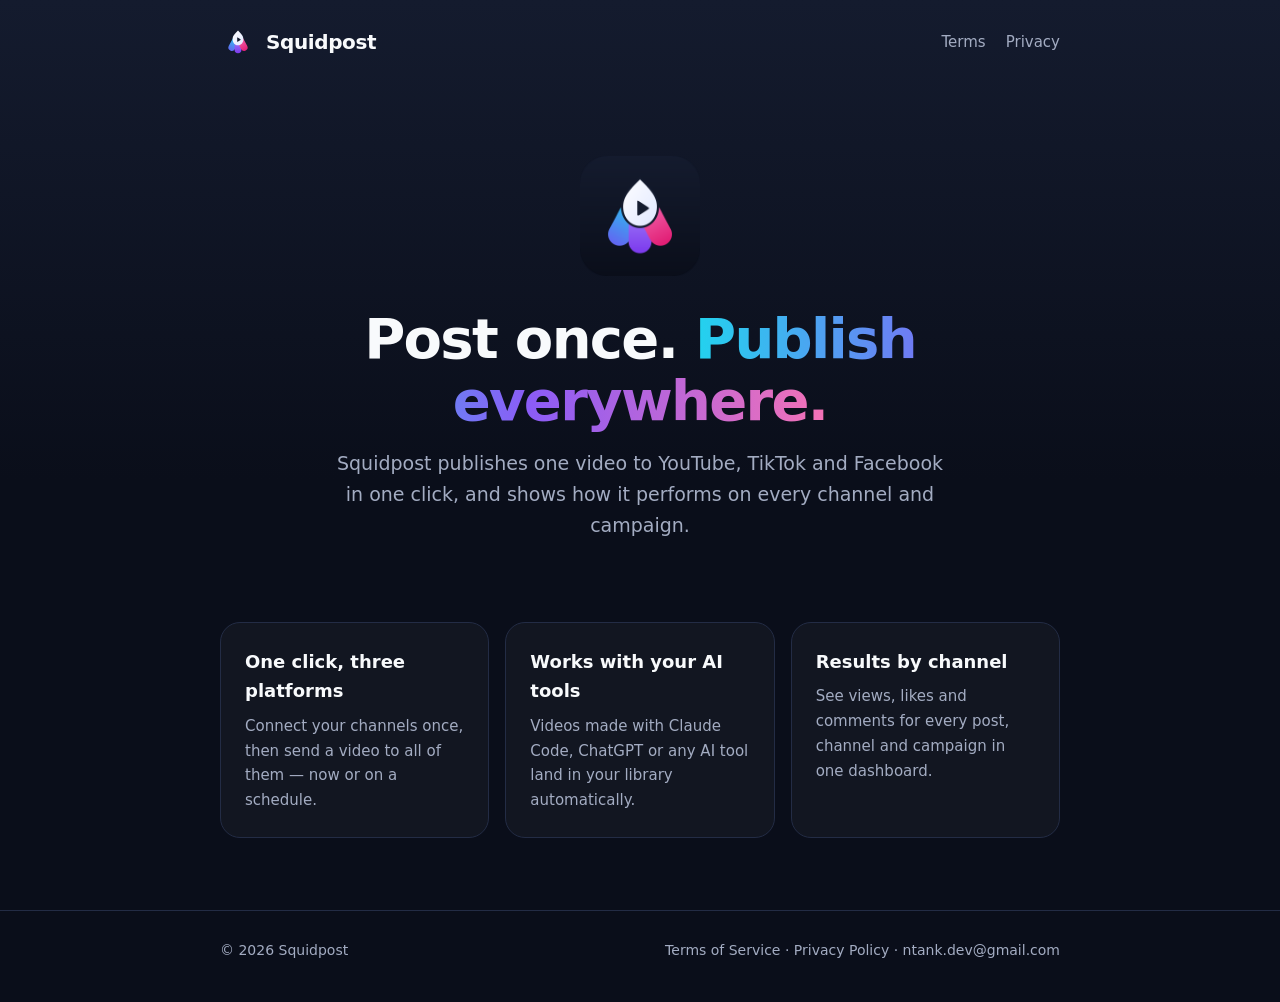
<file: index.html>
<!doctype html>
<html lang="en">
<head>
  <meta charset="utf-8">
  <meta name="viewport" content="width=device-width, initial-scale=1">
  <title>Squidpost — Post once, publish everywhere</title>
  <meta name="description" content="Squidpost publishes one video to YouTube, TikTok and Facebook in one click, and tracks results by channel and campaign.">
  <link rel="icon" href="assets/favicon.ico">
  <link rel="apple-touch-icon" href="assets/apple-touch-icon.png">
  <link rel="stylesheet" href="assets/style.css">
</head>
<body>
  <div class="wrap">
    <header class="nav">
      <a class="brand" href="./"><img src="assets/squidpost-mark.svg" alt="">Squidpost</a>
      <nav class="nav-links"><a href="terms/">Terms</a><a href="privacy/">Privacy</a></nav>
    </header>

    <section class="hero">
      <img src="assets/squidpost-icon-512.png" alt="Squidpost logo">
      <h1>Post once. <span class="grad">Publish everywhere.</span></h1>
      <p>Squidpost publishes one video to YouTube, TikTok and Facebook in one click, and shows how it performs on every channel and campaign.</p>
    </section>

    <section class="features">
      <div class="card"><h3>One click, three platforms</h3><p>Connect your channels once, then send a video to all of them — now or on a schedule.</p></div>
      <div class="card"><h3>Works with your AI tools</h3><p>Videos made with Claude Code, ChatGPT or any AI tool land in your library automatically.</p></div>
      <div class="card"><h3>Results by channel</h3><p>See views, likes and comments for every post, channel and campaign in one dashboard.</p></div>
    </section>
  </div>

  <footer>
    <div class="wrap">
      <span>© 2026 Squidpost</span>
      <span><a href="terms/">Terms of Service</a> · <a href="privacy/">Privacy Policy</a> · <a href="mailto:ntank.dev@gmail.com">ntank.dev@gmail.com</a></span>
    </div>
  </footer>
</body>
</html>
</file>
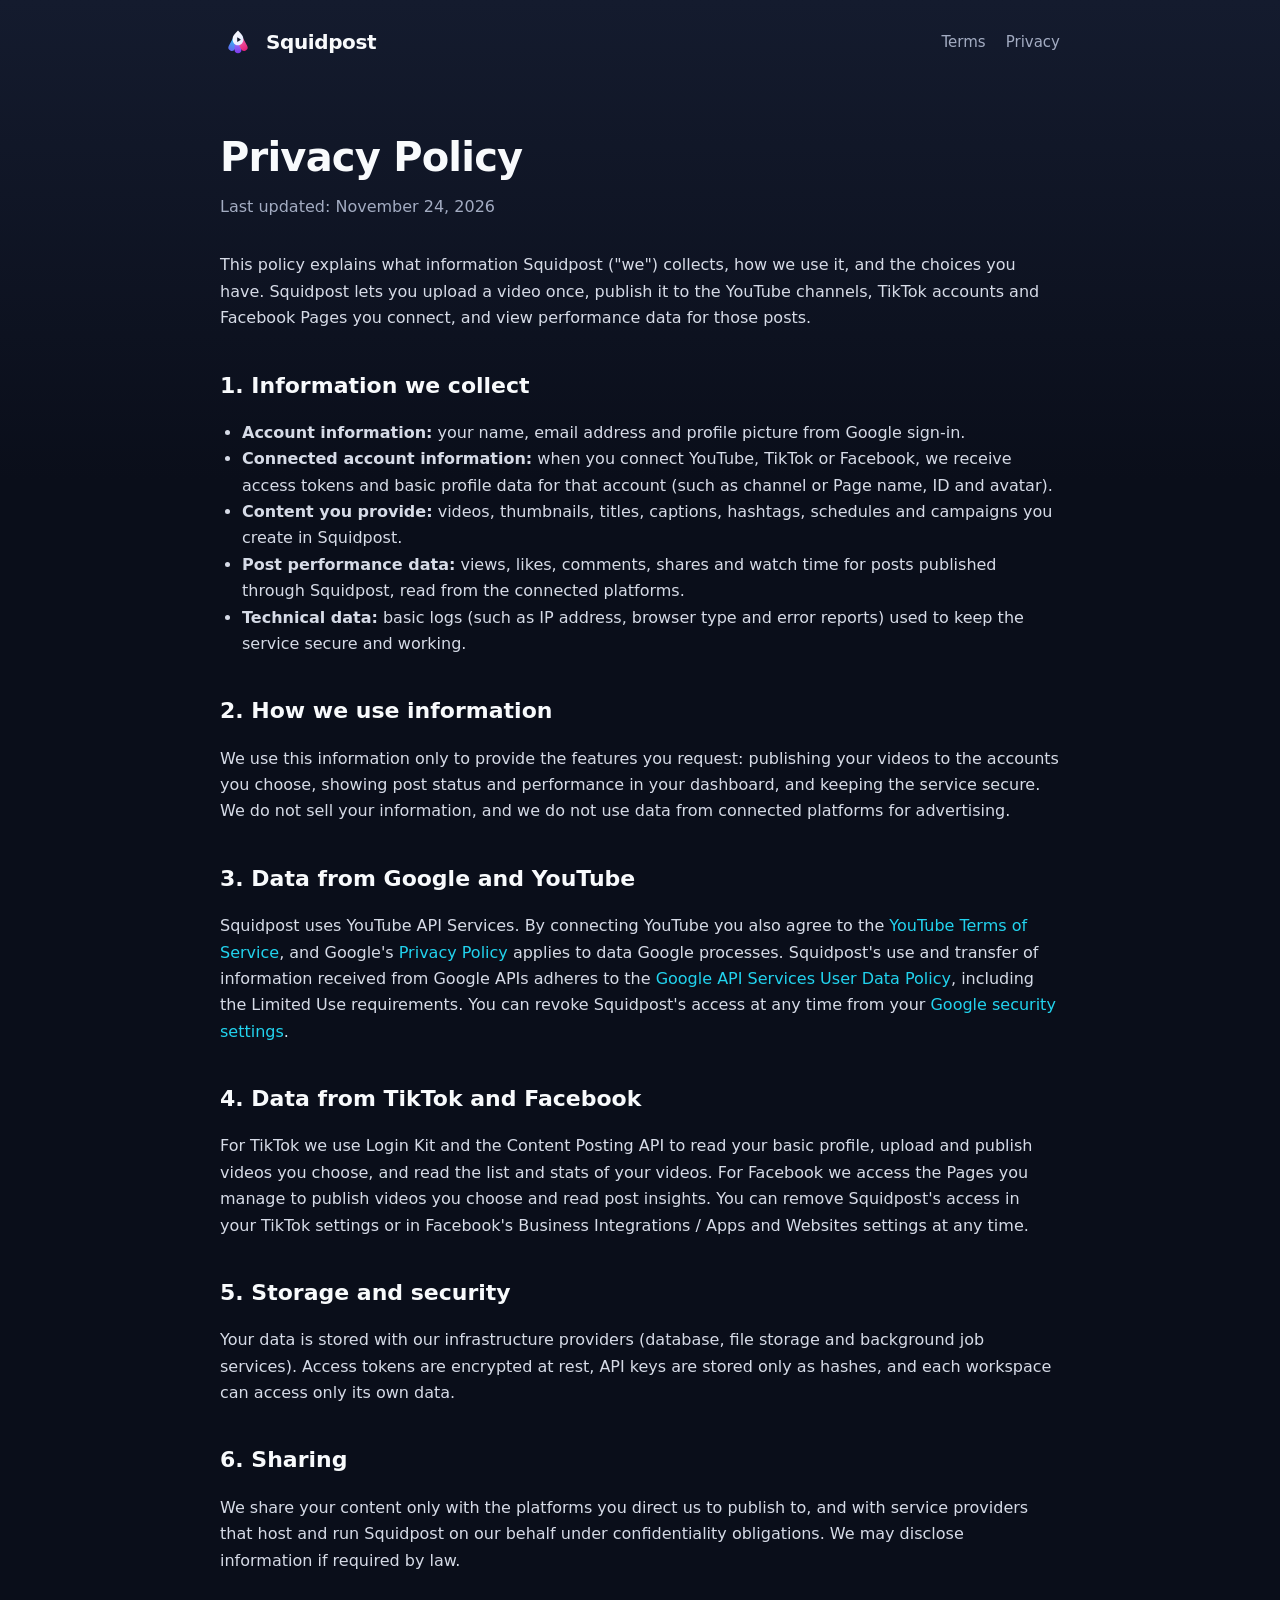
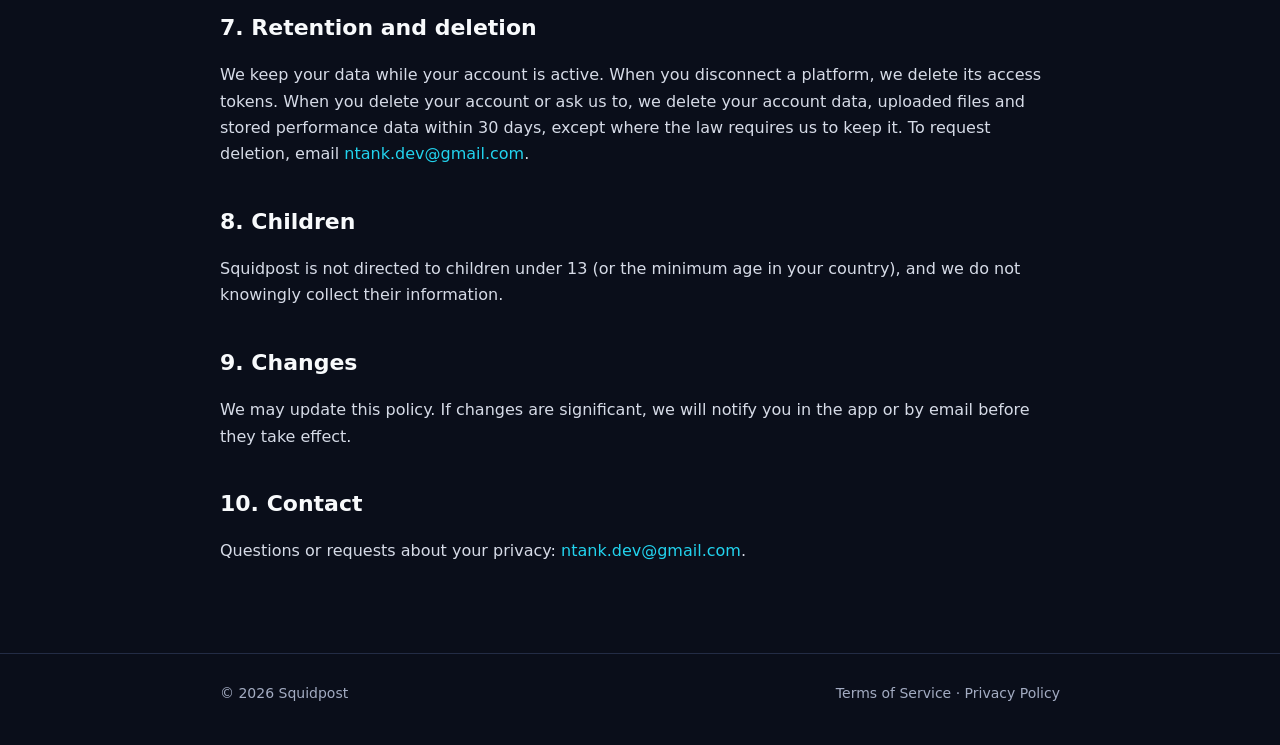
<file: privacy/index.html>
<!doctype html>
<html lang="en">
<head>
  <meta charset="utf-8">
  <meta name="viewport" content="width=device-width, initial-scale=1">
  <title>Privacy Policy — Squidpost</title>
  <link rel="icon" href="../assets/favicon.ico">
  <link rel="stylesheet" href="../assets/style.css">
</head>
<body>
  <div class="wrap">
    <header class="nav">
      <a class="brand" href="../"><img src="../assets/squidpost-mark.svg" alt="">Squidpost</a>
      <nav class="nav-links"><a href="../terms/">Terms</a><a href="../privacy/">Privacy</a></nav>
    </header>

    <main class="doc">
      <h1>Privacy Policy</h1>
      <p class="updated">Last updated: November 24, 2026</p>

      <p>This policy explains what information Squidpost ("we") collects, how we use it, and the choices you have. Squidpost lets you upload a video once, publish it to the YouTube channels, TikTok accounts and Facebook Pages you connect, and view performance data for those posts.</p>

      <h2>1. Information we collect</h2>
      <ul>
        <li><strong>Account information:</strong> your name, email address and profile picture from Google sign-in.</li>
        <li><strong>Connected account information:</strong> when you connect YouTube, TikTok or Facebook, we receive access tokens and basic profile data for that account (such as channel or Page name, ID and avatar).</li>
        <li><strong>Content you provide:</strong> videos, thumbnails, titles, captions, hashtags, schedules and campaigns you create in Squidpost.</li>
        <li><strong>Post performance data:</strong> views, likes, comments, shares and watch time for posts published through Squidpost, read from the connected platforms.</li>
        <li><strong>Technical data:</strong> basic logs (such as IP address, browser type and error reports) used to keep the service secure and working.</li>
      </ul>

      <h2>2. How we use information</h2>
      <p>We use this information only to provide the features you request: publishing your videos to the accounts you choose, showing post status and performance in your dashboard, and keeping the service secure. We do not sell your information, and we do not use data from connected platforms for advertising.</p>

      <h2>3. Data from Google and YouTube</h2>
      <p>Squidpost uses YouTube API Services. By connecting YouTube you also agree to the <a href="https://www.youtube.com/t/terms">YouTube Terms of Service</a>, and Google's <a href="https://policies.google.com/privacy">Privacy Policy</a> applies to data Google processes. Squidpost's use and transfer of information received from Google APIs adheres to the <a href="https://developers.google.com/terms/api-services-user-data-policy">Google API Services User Data Policy</a>, including the Limited Use requirements. You can revoke Squidpost's access at any time from your <a href="https://myaccount.google.com/permissions">Google security settings</a>.</p>

      <h2>4. Data from TikTok and Facebook</h2>
      <p>For TikTok we use Login Kit and the Content Posting API to read your basic profile, upload and publish videos you choose, and read the list and stats of your videos. For Facebook we access the Pages you manage to publish videos you choose and read post insights. You can remove Squidpost's access in your TikTok settings or in Facebook's Business Integrations / Apps and Websites settings at any time.</p>

      <h2>5. Storage and security</h2>
      <p>Your data is stored with our infrastructure providers (database, file storage and background job services). Access tokens are encrypted at rest, API keys are stored only as hashes, and each workspace can access only its own data.</p>

      <h2>6. Sharing</h2>
      <p>We share your content only with the platforms you direct us to publish to, and with service providers that host and run Squidpost on our behalf under confidentiality obligations. We may disclose information if required by law.</p>

      <h2>7. Retention and deletion</h2>
      <p>We keep your data while your account is active. When you disconnect a platform, we delete its access tokens. When you delete your account or ask us to, we delete your account data, uploaded files and stored performance data within 30 days, except where the law requires us to keep it. To request deletion, email <a href="mailto:ntank.dev@gmail.com">ntank.dev@gmail.com</a>.</p>

      <h2>8. Children</h2>
      <p>Squidpost is not directed to children under 13 (or the minimum age in your country), and we do not knowingly collect their information.</p>

      <h2>9. Changes</h2>
      <p>We may update this policy. If changes are significant, we will notify you in the app or by email before they take effect.</p>

      <h2>10. Contact</h2>
      <p>Questions or requests about your privacy: <a href="mailto:ntank.dev@gmail.com">ntank.dev@gmail.com</a>.</p>
    </main>
  </div>

  <footer>
    <div class="wrap">
      <span>© 2026 Squidpost</span>
      <span><a href="../terms/">Terms of Service</a> · <a href="../privacy/">Privacy Policy</a></span>
    </div>
  </footer>
</body>
</html>
</file>
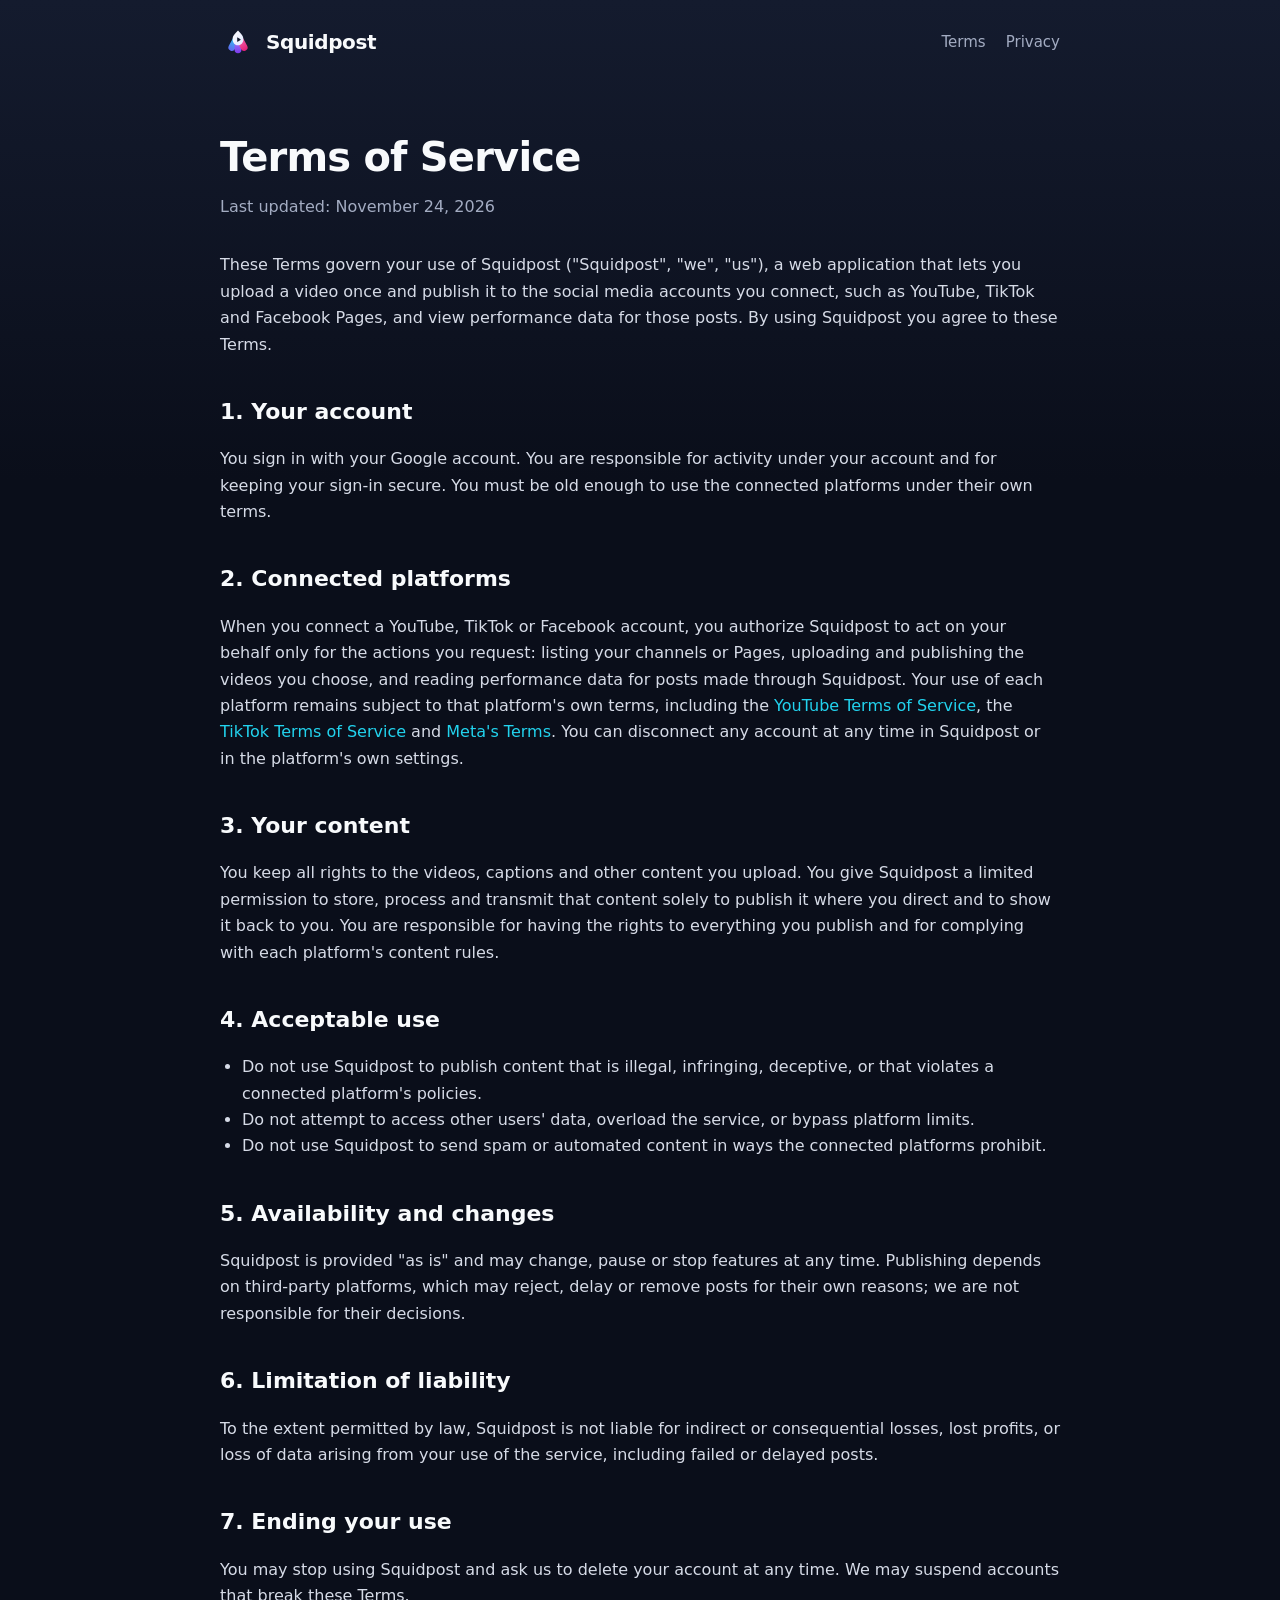
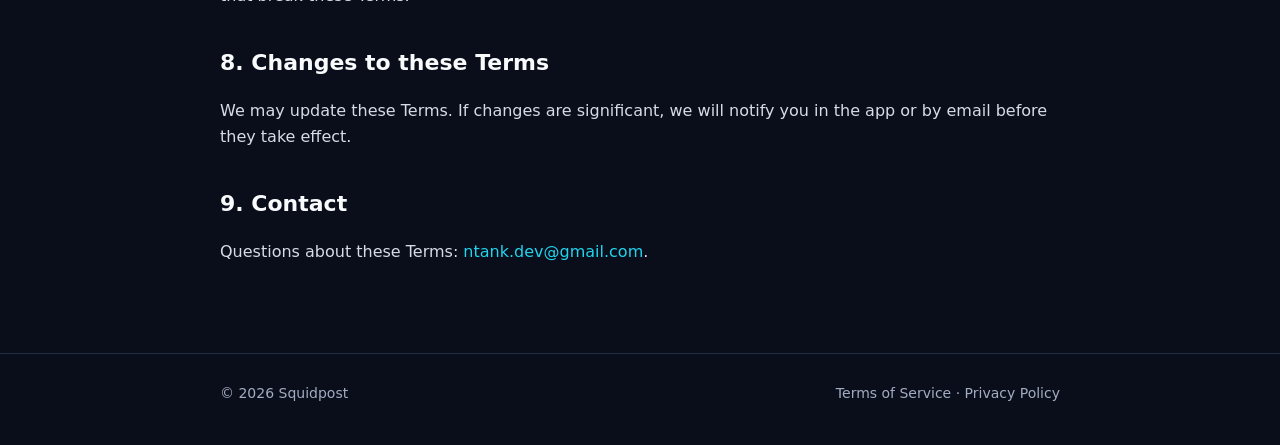
<file: terms/index.html>
<!doctype html>
<html lang="en">
<head>
  <meta charset="utf-8">
  <meta name="viewport" content="width=device-width, initial-scale=1">
  <title>Terms of Service — Squidpost</title>
  <link rel="icon" href="../assets/favicon.ico">
  <link rel="stylesheet" href="../assets/style.css">
</head>
<body>
  <div class="wrap">
    <header class="nav">
      <a class="brand" href="../"><img src="../assets/squidpost-mark.svg" alt="">Squidpost</a>
      <nav class="nav-links"><a href="../terms/">Terms</a><a href="../privacy/">Privacy</a></nav>
    </header>

    <main class="doc">
      <h1>Terms of Service</h1>
      <p class="updated">Last updated: November 24, 2026</p>

      <p>These Terms govern your use of Squidpost ("Squidpost", "we", "us"), a web application that lets you upload a video once and publish it to the social media accounts you connect, such as YouTube, TikTok and Facebook Pages, and view performance data for those posts. By using Squidpost you agree to these Terms.</p>

      <h2>1. Your account</h2>
      <p>You sign in with your Google account. You are responsible for activity under your account and for keeping your sign-in secure. You must be old enough to use the connected platforms under their own terms.</p>

      <h2>2. Connected platforms</h2>
      <p>When you connect a YouTube, TikTok or Facebook account, you authorize Squidpost to act on your behalf only for the actions you request: listing your channels or Pages, uploading and publishing the videos you choose, and reading performance data for posts made through Squidpost. Your use of each platform remains subject to that platform's own terms, including the <a href="https://www.youtube.com/t/terms">YouTube Terms of Service</a>, the <a href="https://www.tiktok.com/legal/terms-of-service">TikTok Terms of Service</a> and <a href="https://www.facebook.com/terms">Meta's Terms</a>. You can disconnect any account at any time in Squidpost or in the platform's own settings.</p>

      <h2>3. Your content</h2>
      <p>You keep all rights to the videos, captions and other content you upload. You give Squidpost a limited permission to store, process and transmit that content solely to publish it where you direct and to show it back to you. You are responsible for having the rights to everything you publish and for complying with each platform's content rules.</p>

      <h2>4. Acceptable use</h2>
      <ul>
        <li>Do not use Squidpost to publish content that is illegal, infringing, deceptive, or that violates a connected platform's policies.</li>
        <li>Do not attempt to access other users' data, overload the service, or bypass platform limits.</li>
        <li>Do not use Squidpost to send spam or automated content in ways the connected platforms prohibit.</li>
      </ul>

      <h2>5. Availability and changes</h2>
      <p>Squidpost is provided "as is" and may change, pause or stop features at any time. Publishing depends on third-party platforms, which may reject, delay or remove posts for their own reasons; we are not responsible for their decisions.</p>

      <h2>6. Limitation of liability</h2>
      <p>To the extent permitted by law, Squidpost is not liable for indirect or consequential losses, lost profits, or loss of data arising from your use of the service, including failed or delayed posts.</p>

      <h2>7. Ending your use</h2>
      <p>You may stop using Squidpost and ask us to delete your account at any time. We may suspend accounts that break these Terms.</p>

      <h2>8. Changes to these Terms</h2>
      <p>We may update these Terms. If changes are significant, we will notify you in the app or by email before they take effect.</p>

      <h2>9. Contact</h2>
      <p>Questions about these Terms: <a href="mailto:ntank.dev@gmail.com">ntank.dev@gmail.com</a>.</p>
    </main>
  </div>

  <footer>
    <div class="wrap">
      <span>© 2026 Squidpost</span>
      <span><a href="../terms/">Terms of Service</a> · <a href="../privacy/">Privacy Policy</a></span>
    </div>
  </footer>
</body>
</html>
</file>
<file: assets/style.css>
/* Squidpost public site — shared styles */
:root {
  --bg: #0a0e1a;
  --bg-2: #141b2e;
  --text: #f8fafc;
  --muted: #a3acc2;
  --line: #232c45;
  --cyan: #22d3ee;
  --violet: #8b5cf6;
  --pink: #f472b6;
}
* { box-sizing: border-box; }
html { -webkit-text-size-adjust: 100%; }
body {
  margin: 0;
  background: linear-gradient(180deg, var(--bg-2), var(--bg) 480px);
  background-color: var(--bg);
  color: var(--text);
  font: 16px/1.65 "Inter", system-ui, -apple-system, "Segoe UI", Roboto, sans-serif;
}
a { color: var(--cyan); text-decoration: none; }
a:hover { text-decoration: underline; }
.wrap { max-width: 880px; margin: 0 auto; padding: 0 20px; }
header.nav { display: flex; align-items: center; justify-content: space-between; padding: 24px 0; }
.brand { display: flex; align-items: center; gap: 10px; color: var(--text); font-weight: 700; font-size: 20px; letter-spacing: -0.02em; }
.brand img { width: 36px; height: 36px; }
.nav-links { display: flex; gap: 20px; font-size: 15px; }
.nav-links a { color: var(--muted); }
.hero { padding: 72px 0 56px; text-align: center; }
.hero img { width: 120px; height: 120px; }
.hero h1 { font-size: clamp(34px, 6vw, 56px); line-height: 1.1; letter-spacing: -0.03em; margin: 24px 0 16px; }
.grad { background: linear-gradient(90deg, var(--cyan), var(--violet), var(--pink)); -webkit-background-clip: text; background-clip: text; color: transparent; }
.hero p { color: var(--muted); font-size: 19px; max-width: 620px; margin: 0 auto; }
.features { display: grid; grid-template-columns: repeat(auto-fit, minmax(220px, 1fr)); gap: 16px; padding: 24px 0 72px; }
.card { background: rgba(255,255,255,0.03); border: 1px solid var(--line); border-radius: 20px; padding: 24px; }
.card h3 { margin: 0 0 8px; font-size: 18px; }
.card p { margin: 0; color: var(--muted); font-size: 15px; }
.doc { padding: 32px 0 72px; }
.doc h1 { font-size: 40px; letter-spacing: -0.02em; margin: 8px 0 4px; }
.doc .updated { color: var(--muted); margin: 0 0 32px; }
.doc h2 { font-size: 22px; margin: 36px 0 8px; }
.doc p, .doc li { color: #d6dbe7; }
.doc ul { padding-left: 22px; }
footer { border-top: 1px solid var(--line); padding: 28px 0 40px; color: var(--muted); font-size: 14px; }
footer .wrap { display: flex; flex-wrap: wrap; gap: 16px; justify-content: space-between; }
footer a { color: var(--muted); }
</file>
